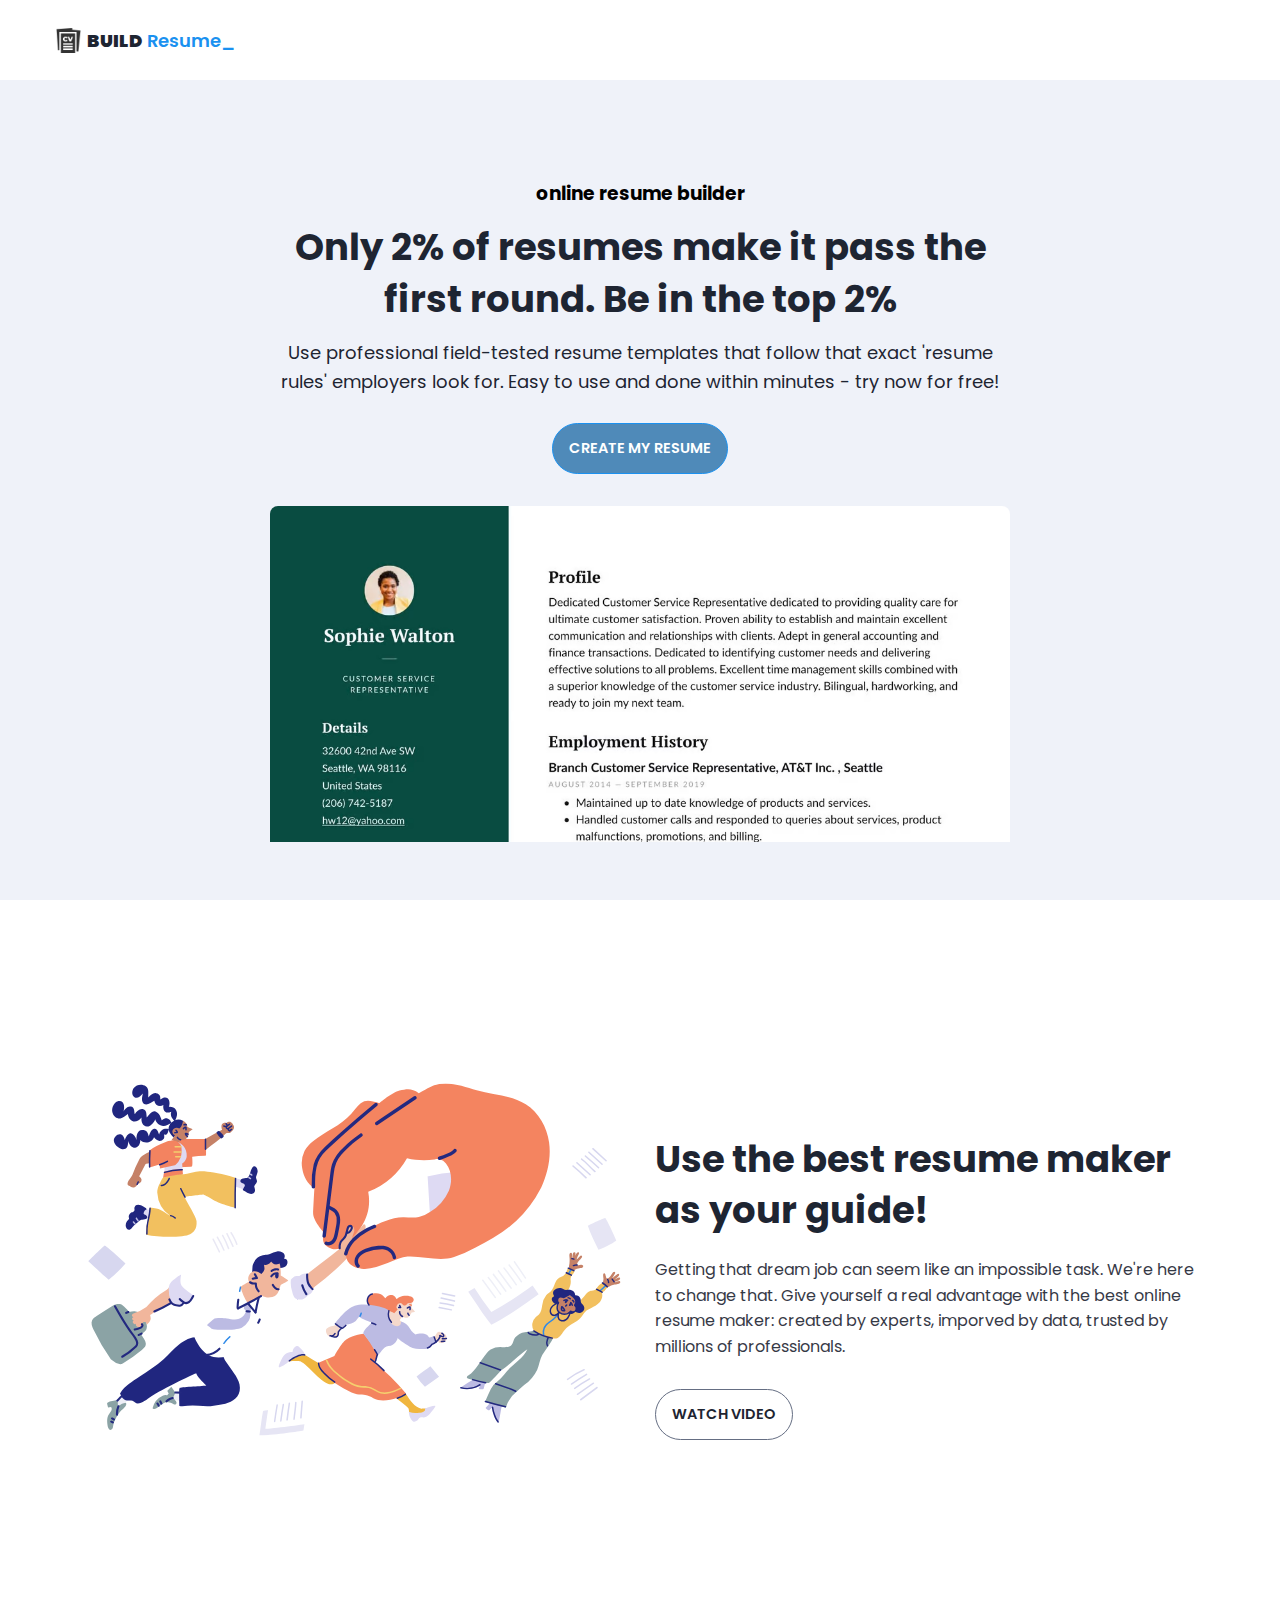
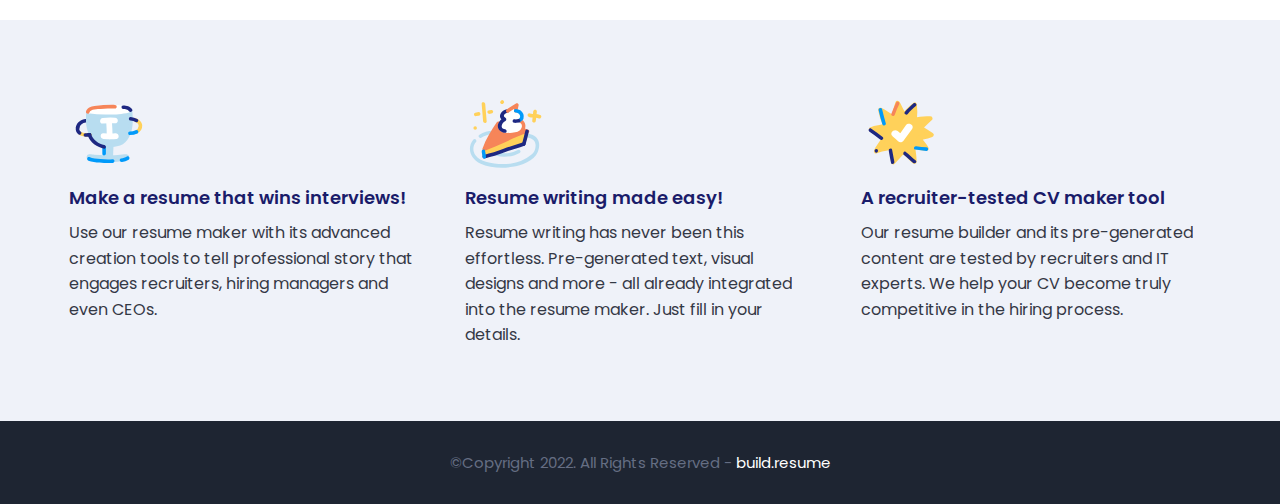
<file: index.html>
<!DOCTYPE html>
<html>

<head>
    <meta charset="utf-8">
    <meta http-equiv="X-UA-Compatible" content="IE=edge">
    <title>Home Page</title>
    <meta name="description" content="">
    <meta name="viewport" content="width=device-width, initial-scale=1">
    <link rel="stylesheet" href="assets/css/main.css">
</head>

<body>

    <nav class="navbar bg-white">
        <div class="container">
            <div class="navbar-content">
                <div class="brand-and-toggler">
                    <a href="index.html" class="navbar-brand">
                        <img src="assets/images/resume logo.png" alt="" class="navbar-brand-icon">
                        <span class="navbar-brand-text"><b>BUILD</b> <span>Resume_</span>
                    </a>
                    <!-- <button type = "button" class = "navbar-toggler-btn">
                            <div class = "bars">
                                <div class = "bar"></div>
                                <div class = "bar"></div>
                                <div class = "bar"></div>
                            </div>
                        </button> -->
                </div>
            </div>
        </div>
    </nav>

    <header class="header bg-bright" id="header">
        <div class="container">
            <div class="header-content text-center">
                <h3 style="margin-top: 41px; ;">online resume builder</h3>
                <h1 class="lg-title">Only 2% of resumes make it pass the first round. Be in the top 2%</h1>
                <p class="text-dark fs-18">Use professional field-tested resume templates that follow that exact 'resume
                    rules' employers look for. Easy to use and done within minutes - try now for free!</p>
                <a href="resume.html" class="btn btn-primary text-uppercase">create my resume</a>
                <img src="assets/images/dublin-resume-templates.avif">
            </div>
        </div>
    </header>

    <div class="section-one">
        <div class="container">
            <div class="section-one-content">
                <div class="section-one-l">
                    <img
                        src="assets/images/visual-0c7080adf17f1f207276f613447c924f667dab34b7ac415cd7ef653172defd0b.svg">
                </div>
                <div class="section-one-r text-center">
                    <h2 class="lg-title">Use the best resume maker as your guide!</h2>
                    <p class="text">Getting that dream job can seem like an impossible task. We're here to change that.
                        Give yourself a real advantage with the best online resume maker: created by experts, imporved
                        by data, trusted by millions of professionals.</p>
                    <div class="btn-group">
                        <a href="#" class="btn btn-secondary text-uppercase">watch video</a>
                    </div>
                </div>
            </div>
        </div>
    </div>

    <div class="section-two bg-bright">
        <div class="container">
            <div class="section-two-content">
                <div class="section-items">
                    <div class="section-item">
                        <div class="section-item-icon">
                            <img src="assets/images/feature-1-edf4481d69166ac81917d1e40e6597c8d61aa970ad44367ce78049bf830fbda5.svg"
                                alt="">
                        </div>
                        <h5 class="section-item-title">Make a resume that wins interviews!</h5>
                        <p class="text">Use our resume maker with its advanced creation tools to tell professional story
                            that engages recruiters, hiring managers and even CEOs.</p>
                    </div>

                    <div class="section-item">
                        <div class="section-item-icon">
                            <img src="assets/images/feature-2-a7a471bd973c02a55d1b3f8aff578cd3c9a4c5ac4fc74423d94ecc04aef3492b.svg"
                                alt="">
                        </div>
                        <h5 class="section-item-title">Resume writing made easy!</h5>
                        <p class="text">Resume writing has never been this effortless. Pre-generated text, visual
                            designs and more - all already integrated into the resume maker. Just fill in your details.
                        </p>
                    </div>

                    <div class="section-item">
                        <div class="section-item-icon">
                            <img src="assets/images/feature-3-4e87a82f83e260488c36f8105e26f439fdc3ee5009372bb5e12d9421f32eabdd.svg"
                                alt="">
                        </div>
                        <h5 class="section-item-title">A recruiter-tested CV maker tool</h5>
                        <p class="text">Our resume builder and its pre-generated content are tested by recruiters and IT
                            experts. We help your CV become truly competitive in the hiring process.</p>
                    </div>
                </div>
            </div>
        </div>
    </div>

    <footer class="footer bg-dark">
        <div class="container">
            <div class="footer-content text-center">
                <p class="fs-15">&copy;Copyright 2022. All Rights Reserved - <span>build.resume</span></p>
            </div>
        </div>
    </footer>

</body>

</html>
</file>
<file: assets/css/main.css>
@import url('https://fonts.googleapis.com/css2?family=Manrope:wght@200;300;400;500;600;700;800&family=Poppins:ital,wght@0,100;0,200;0,300;0,400;0,500;0,600;0,700;0,800;0,900;1,100;1,200;1,300;1,400;1,500;1,600;1,700;1,800;1,900&display=swap');

:root{
    --clr-blue: #1A91F0;
    --clr-blue-mid: #1170CD;
    --clr-blue-dark: #1A1C6A;
    --clr-white: #fff;
    --clr-bright: #EFF2F9;
    --clr-dark: #1e2532;
    --clr-black: #000;
    --clr-grey: #656e83;
    --clr-green: #084C41;
    --font-poppins: 'Poppins', sans-serif;
    --font-manrope: 'Manrope', sans-serif;;
    --transition: all 300ms ease-in-out;
}

*{
    padding: 0;
    margin: 0;
    box-sizing: border-box;
}

html{
    font-size: 10px;
}

body{
    font-size: 1.6rem;
    font-family: var(--font-poppins);
}

button{
    border: none;
    background-color: transparent;
    outline: 0;
    cursor: pointer;
    font-family: inherit;
}

img{
    width: 100%;
    display: block;
}

a{
    text-decoration: none;
}

/* fonts */
.font-poppins{font-family: var(--font-poppins);}
.font-manrope{font-family: var(--font-manrope);}

/* text colors */
.text-blue{color: var(--clr-blue);}
.text-blue-mid{color: var(--clr-blue-mid);}
.text-blue-dark{color: var(--clr-blue-dark);}
.text-bright{color: var(--clr-bright);}
.text-dark{color: var(--clr-dark);}
.text-grey{color: var(--clr-grey);}
.text-white{color: var(--clr-white);}

/* backgrounds */
.bg-blue{background-color: var(--clr-blue);}
.bg-blue-mid{background-color: var(--clr-blue-mid);}
.bg-blue-dark{background-color: var(--clr-blue-dark);}
.bg-bright{background-color: var(--clr-bright);}
.bg-dark{background-color: var(--clr-dark);}
.bg-grey{background-color: var(--clr-grey);}
.bg-white{background-color: var(--clr-white);}
.bg-black{background-color: var(--clr-black);}
.bg-green{background-color: var(--clr-green);}

.text-center{ text-align: center;}
.text-left{text-align: left;}
.text-right{text-align: right;}
.text-uppercase{text-transform: uppercase;}
.text-lowercase{text-transform: lowercase;}
.text-capitalize{text-transform: capitalize;}
.text{
    color: var(--clr-dark);
    opacity: 0.9;
    margin: 2rem 0;
    line-height: 1.6;
}

.fw-2{font-weight: 200;}
.fw-3{font-weight: 300;}
.fw-4{font-weight: 400;}
.fw-5{font-weight: 500;}
.fw-6{font-weight: 600;}
.fw-7{font-weight: 700;}
.fw-8{font-weight: 800;}

.fs-13{font-size: 13px;}
.fs-14{font-size: 14px;}
.fs-15{font-size: 15px;}
.fs-16{font-size: 16px;}
.fs-17{font-size: 17px;}
.fs-18{font-size: 18px;}
.fs-19{font-size: 19px;}
.fs-20{font-size: 20px;}
.fs-21{font-size: 21px;}
.fs-22{font-size: 22px;}
.fs-23{font-size: 23px;}
.fs-24{font-size: 24px;}
.fs-25{font-size: 25px;}

.ls-1{letter-spacing: 1px;}
.ls-2{letter-spacing: 2px;}

.container{
    max-width: 1200px;
    margin: 0 auto;
    padding: 0 1.6rem;
}

/* bars button */
.bars{
    display: flex;
    flex-direction: column;
    justify-content: space-between;
    height: 16.5px;
    width: 25px;
}
.bars .bar{
    width: 100%;
    height: 2px;
    background-color: var(--clr-blue);
    transition: var(--transition);
}

.bars:hover .bar{
    background-color: var(--clr-dark);
}

/* buttons */
.btn{
    font-size: 14.5px;
    font-weight: 600;
    padding: 1.4rem 1.6rem;
    border-radius: 50px;
    display: inline-block;
}

.btn-primary{
    background-color: #4f8ab9;
    color: var(--clr-white);
    border: 1px solid var(--clr-blue);
    transition: var(--transition);
   
}

.btn-primary:hover{
    background-color: rgb(243, 243, 232);
    color: var(--clr-dark);
    border-color: var(--clr-grey);
}

.btn-secondary{
    background-color: transparent;
    color: var(--clr-dark);
    border: 1px solid var(--clr-grey);
    transition: var(--transition);
}

.btn-secondary:hover{
    background-color: var(--clr-blue);
    color: var(--clr-white);
    border-color: var(--clr-blue);
}

.btn-group button:first-child, .btn-group a:first-child{
    margin-right: 1rem!important;
}

/* navbar part */
.navbar{
    height: 80px;
    display: flex;
    align-items: center;
    box-shadow: rgba(0, 0, 0, 0.08) 0px 3px 8px;
}

.navbar .container{
    width: 100%;
}

.navbar-brand{
    display: flex;
    align-items: center;
    justify-content: flex-start;
    font-size: 1.8rem;
}
.navbar-brand-text{
    color: var(--clr-dark);
    font-weight: 600;
}
.navbar-brand-text span{
    color: var(--clr-blue);
}
.navbar-brand-icon{
    width: 25px;
    margin-right: 6px;
    opacity: 0.8;
}
.brand-and-toggler{
    display: flex;
    align-items: center;
    justify-content: space-between;
}
.header{
    min-height: calc(100vh - 80px);
    display: flex;
    flex-direction: column;
    align-items: center;
    justify-content: center;
}
.header-content{
    max-width: 740px;
    margin-right: auto;
    margin-left: auto;
}
.header-content img{
    max-width: 760px;
    border-top-right-radius: 8px;
    border-top-left-radius: 8px;
    margin-top: 3.2rem;
}
.lg-title{
    margin: 1.4rem 0;
    font-size: 37px;
    line-height: 1.4;
    color: var(--clr-dark);
}
.header-content p{
    margin-bottom: 2.6rem;
    line-height: 1.6;
}


/* section one */
.section-one{
    padding: 64px 0;
    min-height: 80vh;
    display: flex;
    align-items: center;
}
.section-one-l img{
    max-width: 545px;
    margin-right: auto;
    margin-left: auto;
}
.section-one-r{
    margin-top: 4rem;
}

.section-one .btn-group{
    margin-top: 2rem;
}
.section-one-r{
    max-width: 545px;
    margin-right: auto;
    margin-left: auto;
}
.section-one-r .btn-group{
    margin-top: 3rem;
}

/* section two */
.section-two{
    padding: 64px 0;
}
.section-two .section-items{
    display: grid;
    gap: 2rem;
}

.section-two .section-item{
    max-width: 350px;
    text-align: center;
    margin-right: auto;
    margin-left: auto;
}
.section-two .section-item-icon{
    margin: 1rem 0;
}
.section-two .section-item-icon img{
    width: 80px;
    margin-right: auto;
    margin-left: auto;
}
.section-two .section-item-title{
    color: var(--clr-blue-dark);
    font-size: 1.8rem;
    font-weight: 600;
}
.section-two .text{
    margin: 0.9rem 0;
}

/* footer */
.footer{
    padding: 3rem 0;
}
.footer-content p{
    color: var(--clr-grey);
}
.footer-content p span{
    color: var(--clr-white);
}

/* media queries */
@media screen and (min-width: 768px){
    .section-two .section-items{
        grid-template-columns: repeat(2, 1fr);
    }
}

@media screen and (min-width: 992px){
    .section-one-content{
        display: grid;
        grid-template-columns: repeat(2, 1fr);
        column-gap: 3rem;
    }
    .section-one-r{
        text-align: left;
    }
    .section-two .section-items{
        grid-template-columns: repeat(3, 1fr);
    }
    .section-two .section-item{
        text-align: left;
    }
    .section-two .section-item-icon img{
        margin-left: 0;
    }
}



/* resume page */
#about-sc{
    padding: 64px 0;
}

.cv-form-row-title{
    background-color: var(--clr-dark);
    padding: 0.8rem 1.6rem;
    margin-bottom: 2rem;
}

.cv-form-row-title h3{
    color: var(--clr-white);
    font-weight: 500;
    text-transform: uppercase;
    letter-spacing: 1.5px;
    font-size: 1.7rem;
}
.cv-form-blk{
    margin: 3rem 0;
}
.cv-form-row{
    padding: 3rem 2rem 0 2rem;
    border: 1px solid rgba(0, 0, 0, 0.08);
    margin-bottom: 1rem;
    position: relative;
}
textarea{
    resize: none;
}
.form-elem{
    margin-bottom: 3rem;
    position: relative;
}
.form-label{
    display: block;
    font-weight: 600;
    font-size: 14px;
    color: var(--clr-dark);
    margin-bottom: 0.5rem;
}
.form-control{
    border-radius: none;
    border: 1px solid rgba(0, 0, 0, 0.1);
    font-size: 14px;
    padding: 0.8rem 1.6rem;
    font-family: inherit;
    width: 100%;
    outline: 0;
    transition: var(--transition);
}

.form-control:focus{
    border-color: rgba(0, 0, 0, 0.3);
}
.form-text{
    color: #ca0b00;
    font-size: 12px;
    position: absolute;
    letter-spacing: 0.5px;
    top: calc(100% + 2px);
    left: 0;
    width: 100%;
}
.cols-3, .cols-2{
    display: grid;
}
.repeater-add-btn{
    width: 25px;
    height: 25px;
    background-color: var(--clr-blue-mid);
    font-size: 1.6rem;
    color: var(--clr-white);
    margin: 1rem 0;
}
.repeater-remove-btn{
    position: absolute;
    top: 10px;
    right: 10px;
    z-index: 999;
    width: 25px;
    height: 25px;
    border-radius: 50%;
    background-color: #ca0b00;
    color: var(--clr-white);
    font-size: 1.6rem;
}

/* preview section */
.preview-cnt{
    border-radius: 5px;
    display: grid;
    grid-template-columns: 32% auto;
    box-shadow: rgba(149, 157, 165, 0.2) 0px 8px 24px;
    overflow: hidden;
}

.preview-cnt-l{
    padding: 3rem 3rem 2rem 3rem;
}
.preview-cnt-r{
    padding: 3rem 3rem 3rem 4rem;
}
.preview-cnt-l .preview-blk:nth-child(1){
    text-align: center;
}
.preview-image{
    width: 120px;
    height: 120px;
    border-radius: 50%;
    overflow: hidden;
    margin-right: auto;
    margin-left: auto;
}
.preview-image img{
    width: 100%;
    height: 100%;
    object-fit: cover;
}
.preview-item-name{
    font-size: 2.4rem;
    font-weight: 600;
    margin: 1.8rem 0;
    position: relative;
}
.preview-item-name::after{
    position: absolute;
    content: "";
    bottom: -10px;
    width: 50px;
    height: 1.5px;
    background-color: rgba(255, 255, 255, 0.5);
    left: 50%;
    transform: translateX(-50%);
}
.preview-blk{
    padding: 1rem 0;
    margin-bottom: 1rem;
}
.preview-blk-title h3{
    text-transform: uppercase;
    letter-spacing: 0.5px;
    border-bottom: 0.5px solid rgba(0, 0, 0, 0.08);
    padding-bottom: 0.5rem;
}
.preview-blk-title{
    margin-bottom: 1rem;
}
.preview-blk-list .preview-item{
    font-size: 1.5rem;
    margin-bottom: 0.2rem;
    opacity: 0.95;
}
.preview-cnt-r .preview-blk-title{
    color: var(--clr-dark);
}
.preview-cnt-r .preview-blk-list .preview-item{
    margin-top: 1.8rem;
}

.achievements-items.preview-blk-list .preview-item span:first-child,
.educations-items.preview-blk-list .preview-item span:first-child,
.experiences-items.preview-blk-list .preview-item span:first-child{
    display: block;
    font-weight: 600;
    margin-bottom: 1rem;
    background-color: rgba(0, 0, 0, 0.03);
}

.educations-items.preview-blk-list .preview-item span:nth-child(2),
.experiences-items.preview-blk-list .preview-item span:nth-child(2){
    font-weight: 600;
    margin-right: 1rem;
}

.educations-items.preview-blk-list .preview-item span:nth-child(3),
.experiences-items.preview-blk-list .preview-item span:nth-child(3){
    font-style: italic;
    margin-right: 1rem;
}

.educations-items.preview-blk-list .preview-item span:nth-child(4),
.educations-items.preview-blk-list .preview-item span:nth-child(5),
.experiences-items.preview-blk-list .preview-item span:nth-child(4),
.experiences-items.preview-blk-list .preview-item span:nth-child(5){
    margin-right: 1rem;
    background-color: var(--clr-green);
    color: var(--clr-white);
    padding: 0 1rem;
    border-radius: 0.6rem;
}

.educations-items.preview-blk-list .preview-item span:nth-child(6),
.experiences-items.preview-blk-list .preview-item span:nth-child(6){
    font-size: 13.5px;
    display: block;
    opacity: 0.8;
    margin-top: 1rem;
}
.projects-items.preview-blk-list .preview-item span{
    display: block;
}

@media screen and (min-width: 768px){
    .cols-3{
        grid-template-columns: repeat(3, 1fr);
        column-gap: 2rem;
    }
    .cols-2{
        grid-template-columns: repeat(2, 1fr);
        column-gap: 2rem;
    }
}

@media screen and (min-width: 992px){
    .cv-form-row{
        padding: 3rem 3rem 0rem 3rem;
    }
    .cols-3{
        grid-template-columns: repeat(3, 1fr);
    }
}

.print-btn-sc{
    margin: 2rem 0 6rem 0;
}

/* print section */
@media print{
    body *{
        visibility: hidden;
    }

    .non_print_area{
        display: none;
    }

    .print_area, .print_area *{
        visibility: visible;
    }

    .print_area{
        width: 100%;
        position: absolute;
        left: 0;
        top: 0;
        overflow: hidden;
    }
}
</file>
